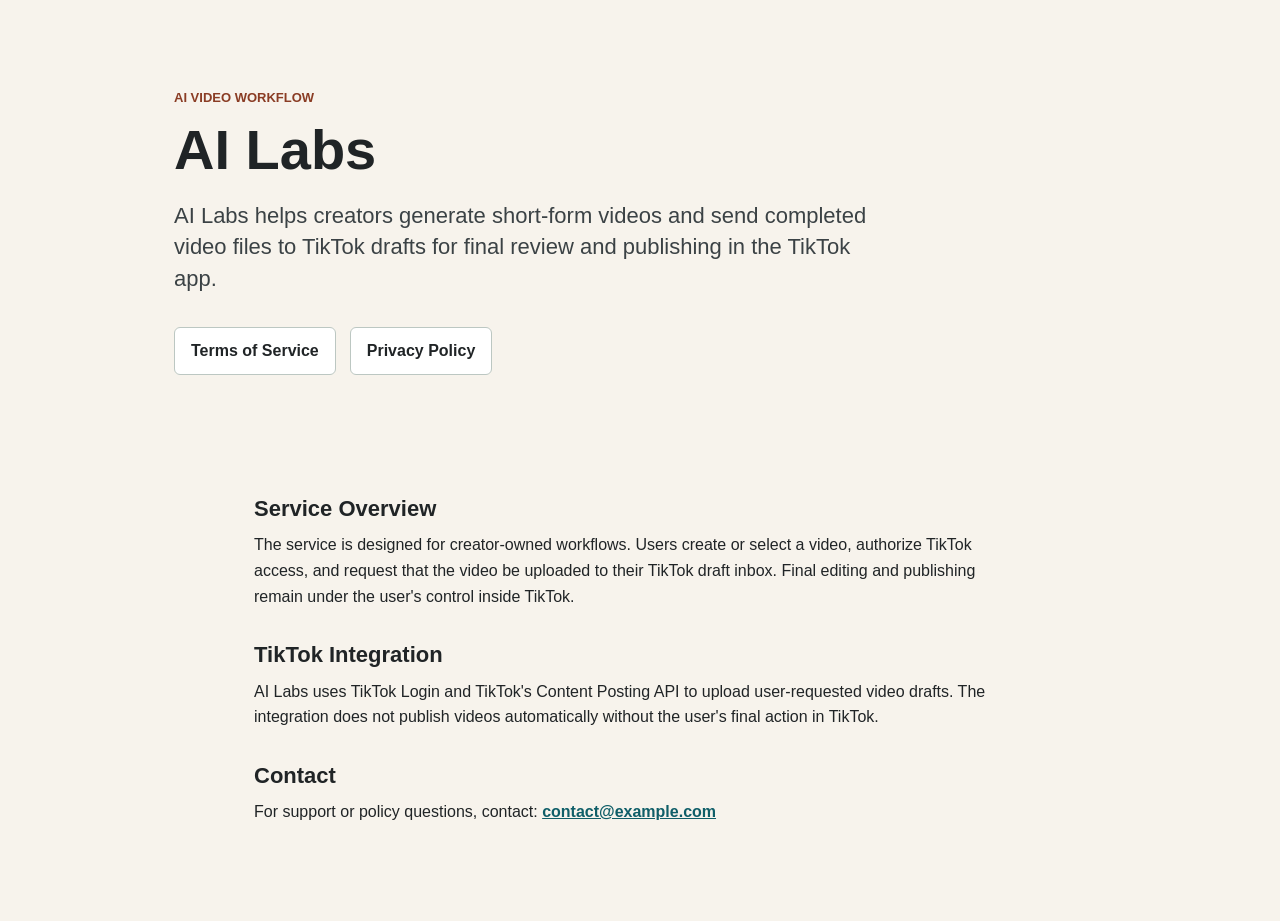
<file: index.html>
<!doctype html>
<html lang="en">
  <head>
    <meta charset="utf-8">
    <meta name="viewport" content="width=device-width, initial-scale=1">
    <title>AI Labs</title>
    <meta name="description" content="AI Labs helps creators generate AI-assisted short-form videos and export them to TikTok drafts.">
    <link rel="stylesheet" href="styles.css">
  </head>
  <body>
    <main class="page">
      <section class="hero">
        <p class="eyebrow">AI video workflow</p>
        <h1>AI Labs</h1>
        <p class="lead">
          AI Labs helps creators generate short-form videos and send completed video files to TikTok drafts for final review and publishing in the TikTok app.
        </p>
        <div class="actions">
          <a href="terms.html">Terms of Service</a>
          <a href="privacy.html">Privacy Policy</a>
        </div>
      </section>

      <section class="content">
        <h2>Service Overview</h2>
        <p>
          The service is designed for creator-owned workflows. Users create or select a video, authorize TikTok access, and request that the video be uploaded to their TikTok draft inbox. Final editing and publishing remain under the user's control inside TikTok.
        </p>

        <h2>TikTok Integration</h2>
        <p>
          AI Labs uses TikTok Login and TikTok's Content Posting API to upload user-requested video drafts. The integration does not publish videos automatically without the user's final action in TikTok.
        </p>

        <h2>Contact</h2>
        <p>
          For support or policy questions, contact: <a href="mailto:contact@example.com">contact@example.com</a>
        </p>
      </section>
    </main>
  </body>
</html>
</file>
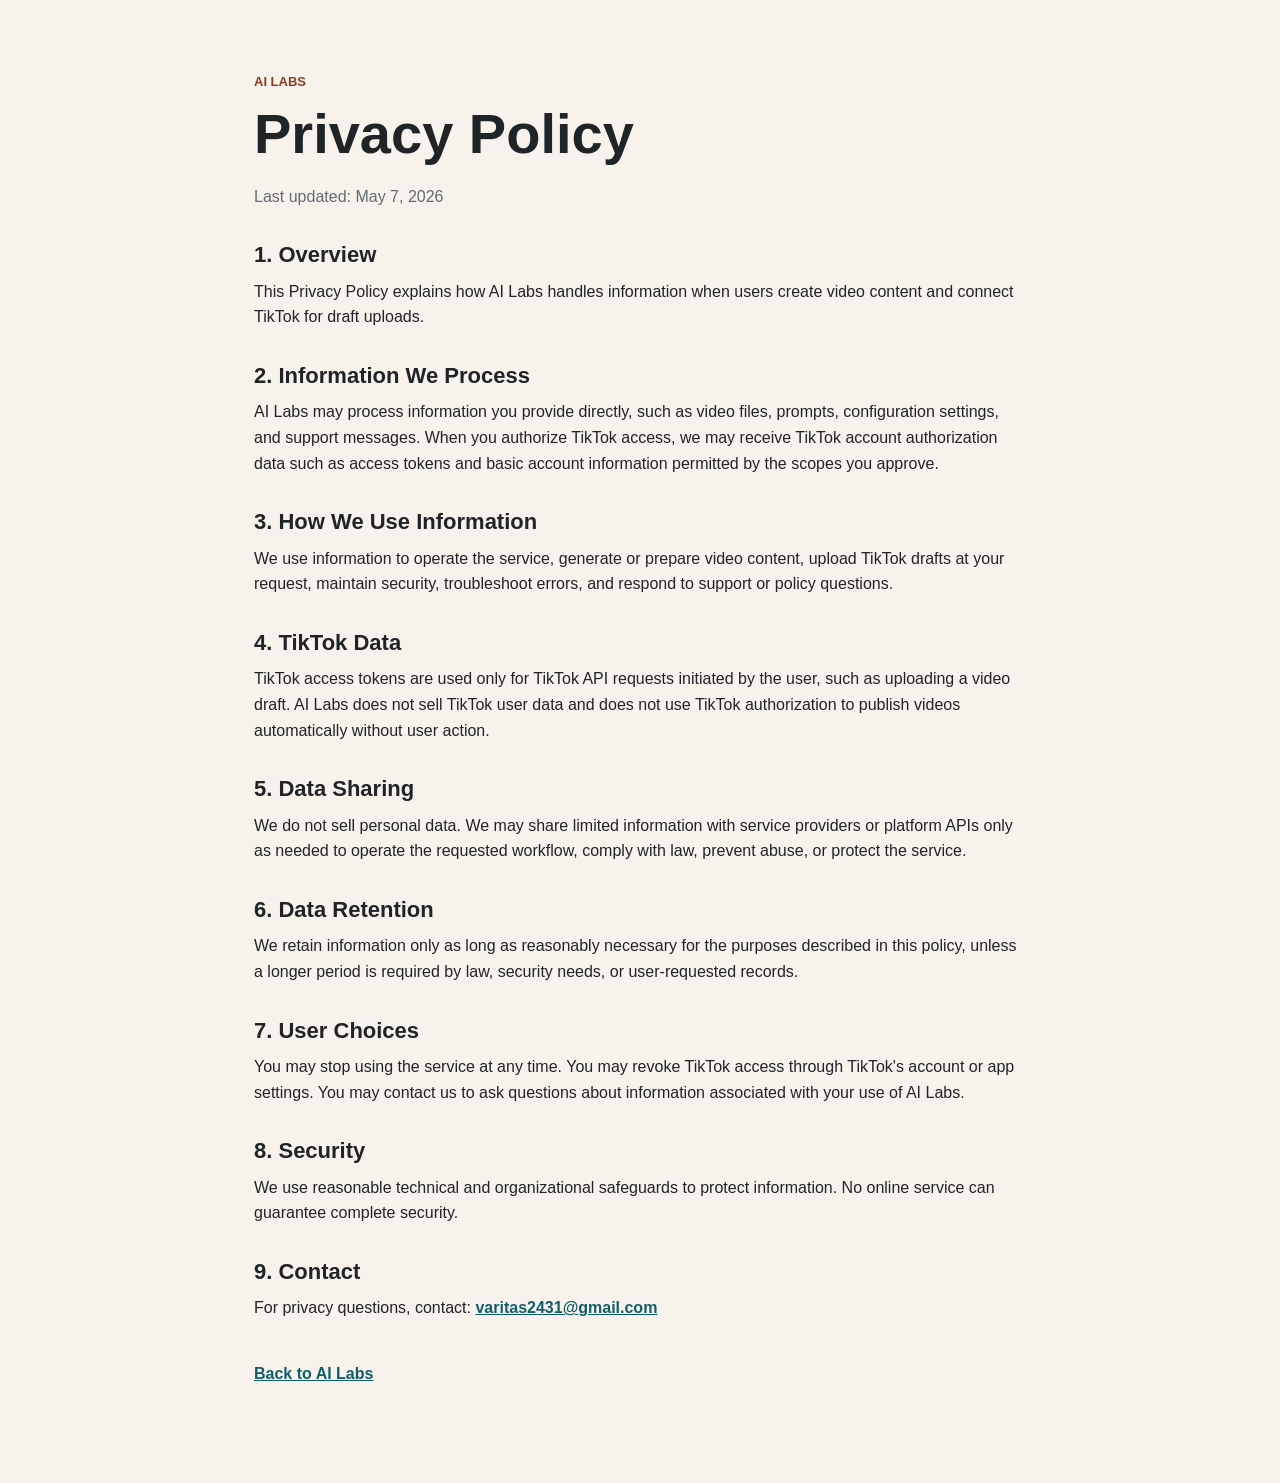
<file: privacy.html>
<!doctype html>
<html lang="en">
  <head>
    <meta charset="utf-8">
    <meta name="viewport" content="width=device-width, initial-scale=1">
    <title>Privacy Policy | AI Labs</title>
    <meta name="description" content="AI Labs Privacy Policy">
    <link rel="stylesheet" href="styles.css">
  </head>
  <body>
    <main class="page">
      <section class="content document">
        <p class="eyebrow">AI Labs</p>
        <h1>Privacy Policy</h1>
        <p class="updated">Last updated: May 7, 2026</p>

        <h2>1. Overview</h2>
        <p>
          This Privacy Policy explains how AI Labs handles information when users create video content and connect TikTok for draft uploads.
        </p>

        <h2>2. Information We Process</h2>
        <p>
          AI Labs may process information you provide directly, such as video files, prompts, configuration settings, and support messages. When you authorize TikTok access, we may receive TikTok account authorization data such as access tokens and basic account information permitted by the scopes you approve.
        </p>

        <h2>3. How We Use Information</h2>
        <p>
          We use information to operate the service, generate or prepare video content, upload TikTok drafts at your request, maintain security, troubleshoot errors, and respond to support or policy questions.
        </p>

        <h2>4. TikTok Data</h2>
        <p>
          TikTok access tokens are used only for TikTok API requests initiated by the user, such as uploading a video draft. AI Labs does not sell TikTok user data and does not use TikTok authorization to publish videos automatically without user action.
        </p>

        <h2>5. Data Sharing</h2>
        <p>
          We do not sell personal data. We may share limited information with service providers or platform APIs only as needed to operate the requested workflow, comply with law, prevent abuse, or protect the service.
        </p>

        <h2>6. Data Retention</h2>
        <p>
          We retain information only as long as reasonably necessary for the purposes described in this policy, unless a longer period is required by law, security needs, or user-requested records.
        </p>

        <h2>7. User Choices</h2>
        <p>
          You may stop using the service at any time. You may revoke TikTok access through TikTok's account or app settings. You may contact us to ask questions about information associated with your use of AI Labs.
        </p>

        <h2>8. Security</h2>
        <p>
          We use reasonable technical and organizational safeguards to protect information. No online service can guarantee complete security.
        </p>

        <h2>9. Contact</h2>
        <p>
          For privacy questions, contact: <a href="mailto:varitas2431@gmail.com">varitas2431@gmail.com</a>
        </p>

        <p class="nav"><a href="index.html">Back to AI Labs</a></p>
      </section>
    </main>
  </body>
</html>
</file>
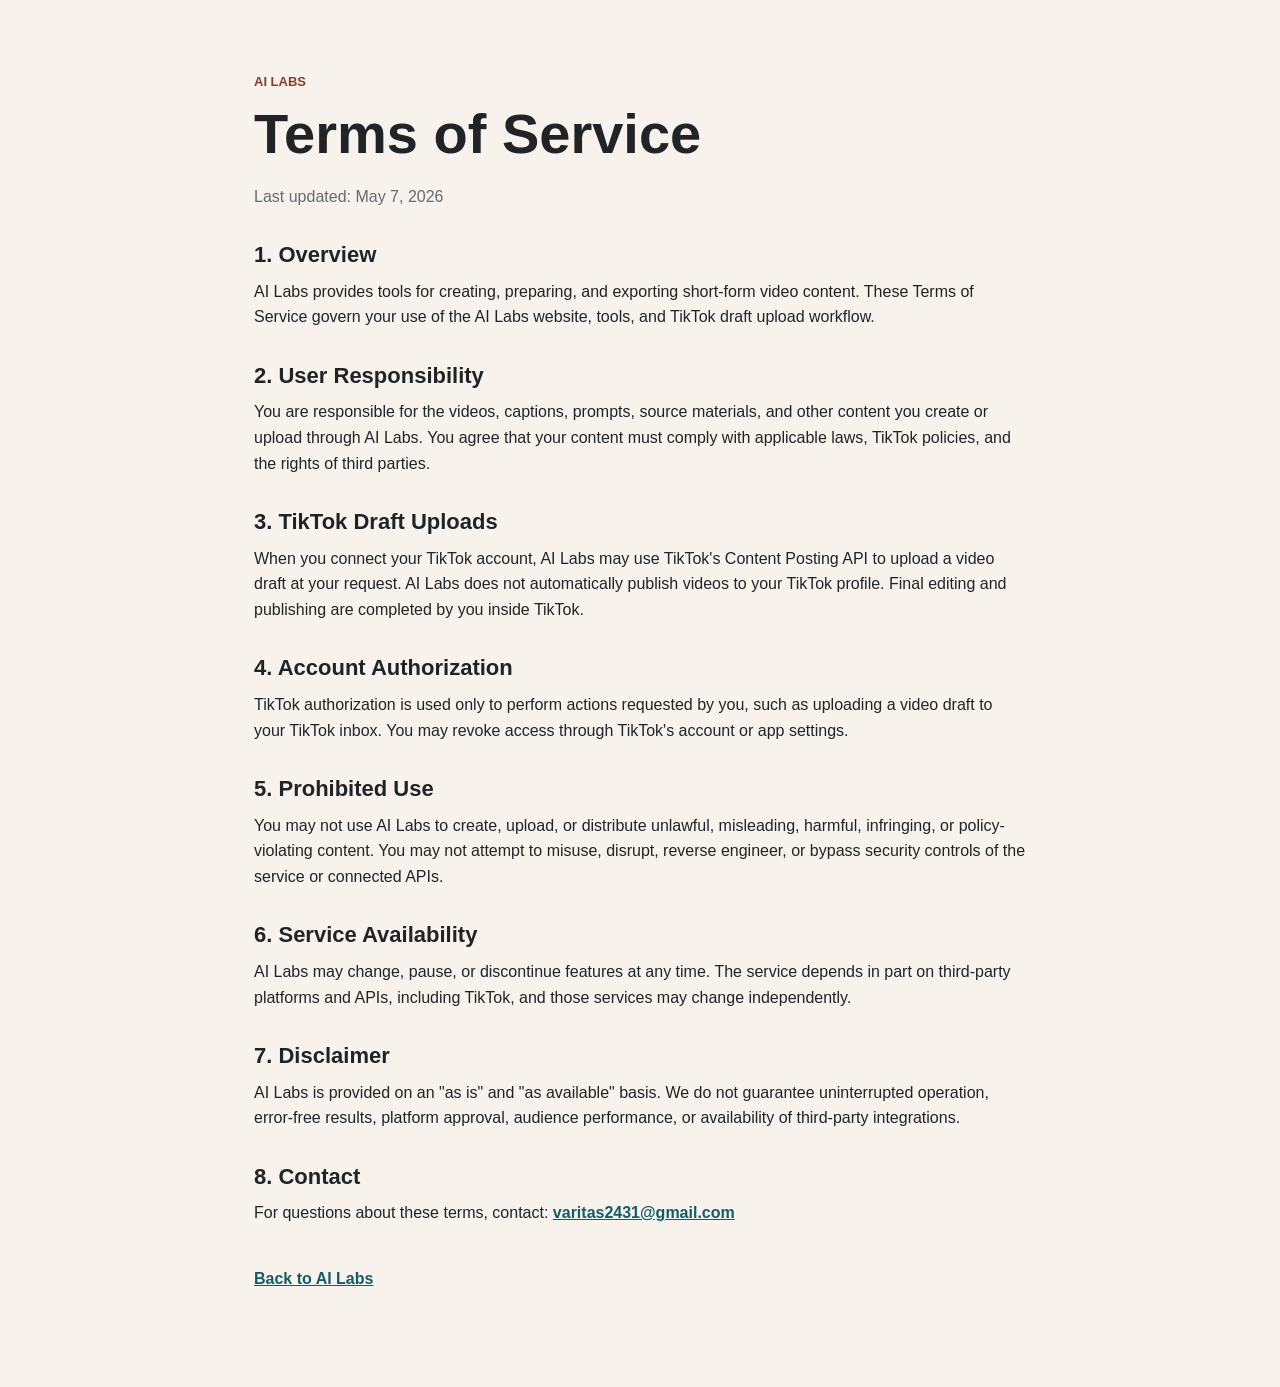
<file: terms.html>
<!doctype html>
<html lang="en">
  <head>
    <meta charset="utf-8">
    <meta name="viewport" content="width=device-width, initial-scale=1">
    <title>Terms of Service | AI Labs</title>
    <meta name="description" content="AI Labs Terms of Service">
    <link rel="stylesheet" href="styles.css">
  </head>
  <body>
    <main class="page">
      <section class="content document">
        <p class="eyebrow">AI Labs</p>
        <h1>Terms of Service</h1>
        <p class="updated">Last updated: May 7, 2026</p>

        <h2>1. Overview</h2>
        <p>
          AI Labs provides tools for creating, preparing, and exporting short-form video content. These Terms of Service govern your use of the AI Labs website, tools, and TikTok draft upload workflow.
        </p>

        <h2>2. User Responsibility</h2>
        <p>
          You are responsible for the videos, captions, prompts, source materials, and other content you create or upload through AI Labs. You agree that your content must comply with applicable laws, TikTok policies, and the rights of third parties.
        </p>

        <h2>3. TikTok Draft Uploads</h2>
        <p>
          When you connect your TikTok account, AI Labs may use TikTok's Content Posting API to upload a video draft at your request. AI Labs does not automatically publish videos to your TikTok profile. Final editing and publishing are completed by you inside TikTok.
        </p>

        <h2>4. Account Authorization</h2>
        <p>
          TikTok authorization is used only to perform actions requested by you, such as uploading a video draft to your TikTok inbox. You may revoke access through TikTok's account or app settings.
        </p>

        <h2>5. Prohibited Use</h2>
        <p>
          You may not use AI Labs to create, upload, or distribute unlawful, misleading, harmful, infringing, or policy-violating content. You may not attempt to misuse, disrupt, reverse engineer, or bypass security controls of the service or connected APIs.
        </p>

        <h2>6. Service Availability</h2>
        <p>
          AI Labs may change, pause, or discontinue features at any time. The service depends in part on third-party platforms and APIs, including TikTok, and those services may change independently.
        </p>

        <h2>7. Disclaimer</h2>
        <p>
          AI Labs is provided on an "as is" and "as available" basis. We do not guarantee uninterrupted operation, error-free results, platform approval, audience performance, or availability of third-party integrations.
        </p>

        <h2>8. Contact</h2>
        <p>
          For questions about these terms, contact: <a href="mailto:varitas2431@gmail.com">varitas2431@gmail.com</a>
        </p>

        <p class="nav"><a href="index.html">Back to AI Labs</a></p>
      </section>
    </main>
  </body>
</html>
</file>
<file: styles.css>
* {
  box-sizing: border-box;
}

body {
  margin: 0;
  background: #f7f3ec;
  color: #202426;
  font-family: Arial, Helvetica, sans-serif;
  line-height: 1.6;
}

a {
  color: #0f5e68;
  font-weight: 700;
}

.page {
  min-height: 100vh;
}

.hero {
  max-width: 980px;
  padding: 88px 24px 48px;
  margin: 0 auto;
}

.eyebrow {
  margin: 0 0 12px;
  color: #8a3c24;
  font-size: 13px;
  font-weight: 700;
  letter-spacing: 0;
  text-transform: uppercase;
}

h1 {
  margin: 0 0 20px;
  font-size: 56px;
  line-height: 1.05;
}

h2 {
  margin: 32px 0 10px;
  font-size: 22px;
  line-height: 1.25;
}

p {
  margin: 0 0 16px;
}

.lead {
  max-width: 720px;
  color: #3b4245;
  font-size: 22px;
  line-height: 1.45;
}

.actions {
  display: flex;
  flex-wrap: wrap;
  gap: 14px;
  margin-top: 32px;
}

.actions a {
  display: inline-flex;
  align-items: center;
  min-height: 44px;
  padding: 10px 16px;
  border: 1px solid #bcc7c2;
  border-radius: 6px;
  background: #ffffff;
  color: #202426;
  text-decoration: none;
}

.content {
  max-width: 820px;
  padding: 40px 24px 80px;
  margin: 0 auto;
}

.document {
  padding-top: 72px;
}

.updated {
  color: #626c70;
}

.nav {
  margin-top: 40px;
}

@media (max-width: 640px) {
  .hero {
    padding-top: 56px;
  }

  h1 {
    font-size: 42px;
  }

  .lead {
    font-size: 19px;
  }
}
</file>
